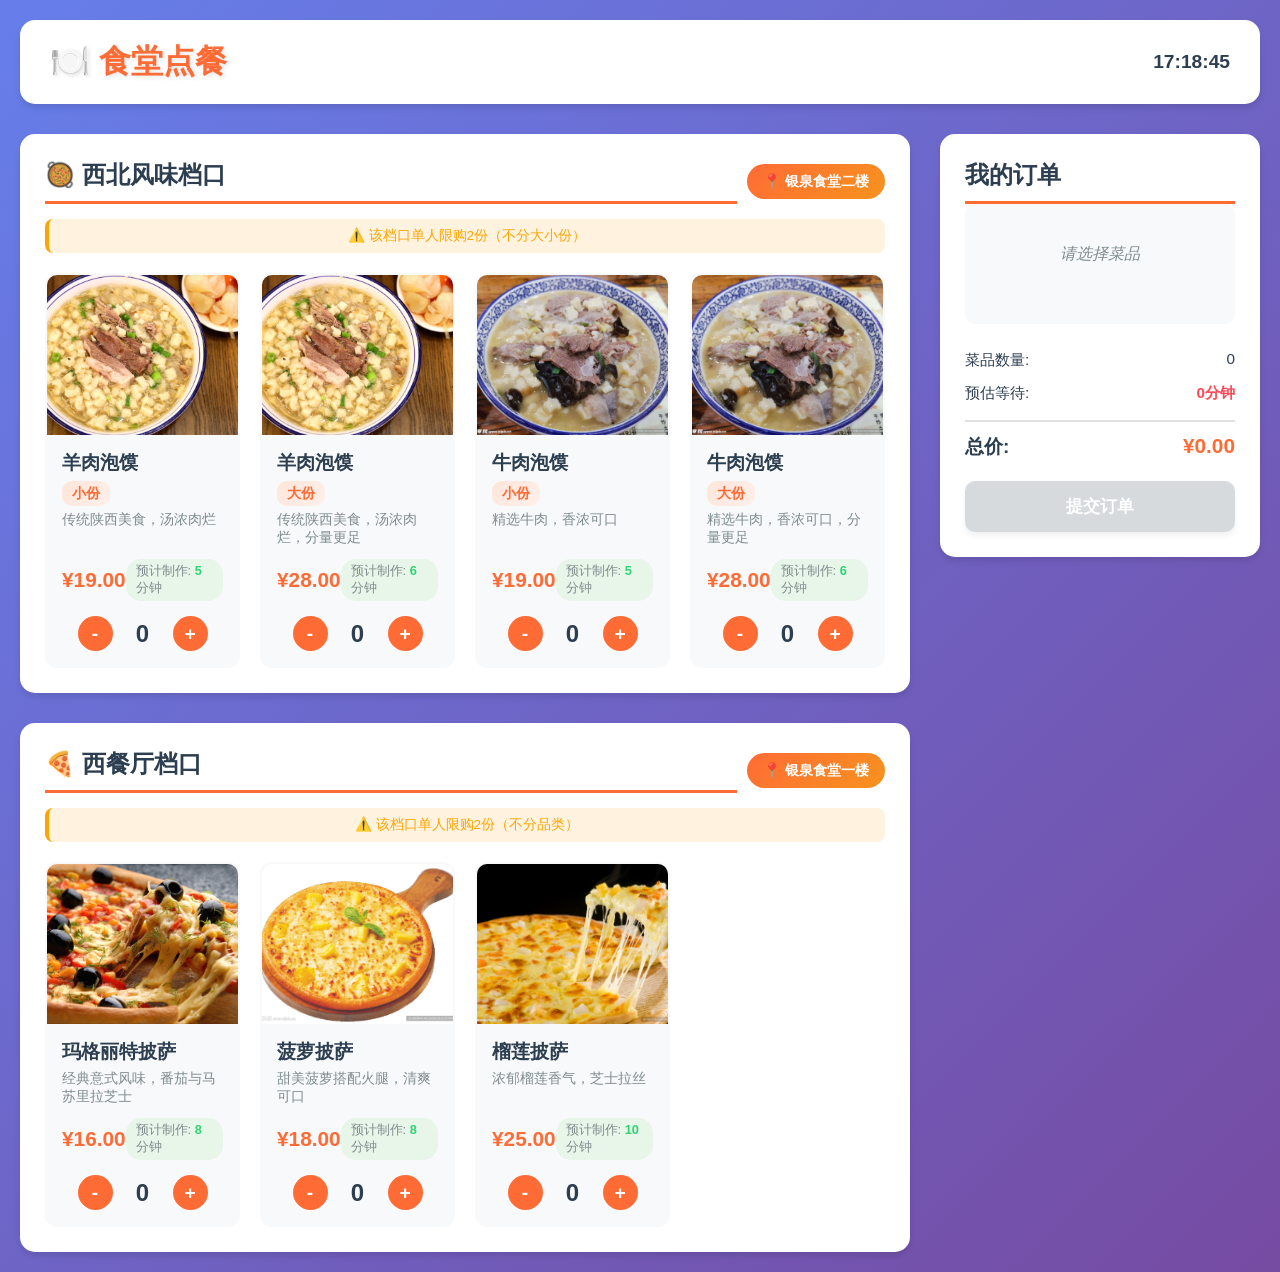
<file: index.html>
<!DOCTYPE html>
<html lang="zh-CN">
<head>
    <meta charset="UTF-8">
    <meta name="viewport" content="width=device-width, initial-scale=1.0">
    <title>食堂点餐系统</title>
    <link rel="stylesheet" href="styles.css">
</head>
<body>
    <div class="container">
        <header class="header">
            <div class="header-content">
                <h1 class="title">🍽️ 食堂点餐</h1>
                <div class="time-info">
                    <span class="current-time" id="currentTime"></span>
                    <span class="peak-warning" id="peakWarning"></span>
                </div>
            </div>
        </header>

        <div class="content-wrapper">
            <!-- 左侧菜品区 -->
            <div class="menu-container">
                <!-- 泡馍专区 -->
                <section class="menu-section">
                    <div class="location-header">
                        <h2 class="section-title">🥘 西北风味档口</h2>
                        <span class="location-badge">📍 银泉食堂二楼</span>
                    </div>
                    <div class="limit-notice">⚠️ 该档口单人限购2份（不分大小份）</div>
                    <div class="menu-grid">
                        <!-- 羊肉泡馍 -->
                        <div class="menu-item" data-id="yangroupaomo-small" data-category="paomo">
                            <div class="menu-image">
                                <img src="羊肉泡馍.jpg" alt="羊肉泡馍小份" onerror="this.src='https://via.placeholder.com/300x200?text=羊肉泡馍'">
                            </div>
                            <div class="menu-info">
                                <h3 class="menu-name">羊肉泡馍</h3>
                                <p class="menu-size">小份</p>
                                <p class="menu-description">传统陕西美食，汤浓肉烂</p>
                                <div class="menu-meta">
                                    <span class="menu-price">¥19.00</span>
                                    <span class="menu-wait-time">预计制作: <span class="wait-minutes">5</span>分钟</span>
                                </div>
                                <div class="menu-actions">
                                    <button class="quantity-btn minus" onclick="changeQuantity('yangroupaomo-small', -1)">-</button>
                                    <span class="quantity" id="quantity-yangroupaomo-small">0</span>
                                    <button class="quantity-btn plus" onclick="changeQuantity('yangroupaomo-small', 1)">+</button>
                                </div>
                            </div>
                        </div>

                        <!-- 羊肉泡馍大份 -->
                        <div class="menu-item" data-id="yangroupaomo-large" data-category="paomo">
                            <div class="menu-image">
                                <img src="羊肉泡馍.jpg" alt="羊肉泡馍大份" onerror="this.src='https://via.placeholder.com/300x200?text=羊肉泡馍'">
                            </div>
                            <div class="menu-info">
                                <h3 class="menu-name">羊肉泡馍</h3>
                                <p class="menu-size">大份</p>
                                <p class="menu-description">传统陕西美食，汤浓肉烂，分量更足</p>
                                <div class="menu-meta">
                                    <span class="menu-price">¥28.00</span>
                                    <span class="menu-wait-time">预计制作: <span class="wait-minutes">6</span>分钟</span>
                                </div>
                                <div class="menu-actions">
                                    <button class="quantity-btn minus" onclick="changeQuantity('yangroupaomo-large', -1)">-</button>
                                    <span class="quantity" id="quantity-yangroupaomo-large">0</span>
                                    <button class="quantity-btn plus" onclick="changeQuantity('yangroupaomo-large', 1)">+</button>
                                </div>
                            </div>
                        </div>

                        <!-- 牛肉泡馍小份 -->
                        <div class="menu-item" data-id="niupaomo-small" data-category="paomo">
                            <div class="menu-image">
                                <img src="牛肉泡馍.jpg" alt="牛肉泡馍小份" onerror="this.src='https://via.placeholder.com/300x200?text=牛肉泡馍'">
                            </div>
                            <div class="menu-info">
                                <h3 class="menu-name">牛肉泡馍</h3>
                                <p class="menu-size">小份</p>
                                <p class="menu-description">精选牛肉，香浓可口</p>
                                <div class="menu-meta">
                                    <span class="menu-price">¥19.00</span>
                                    <span class="menu-wait-time">预计制作: <span class="wait-minutes">5</span>分钟</span>
                                </div>
                                <div class="menu-actions">
                                    <button class="quantity-btn minus" onclick="changeQuantity('niupaomo-small', -1)">-</button>
                                    <span class="quantity" id="quantity-niupaomo-small">0</span>
                                    <button class="quantity-btn plus" onclick="changeQuantity('niupaomo-small', 1)">+</button>
                                </div>
                            </div>
                        </div>

                        <!-- 牛肉泡馍大份 -->
                        <div class="menu-item" data-id="niupaomo-large" data-category="paomo">
                            <div class="menu-image">
                                <img src="牛肉泡馍.jpg" alt="牛肉泡馍大份" onerror="this.src='https://via.placeholder.com/300x200?text=牛肉泡馍'">
                            </div>
                            <div class="menu-info">
                                <h3 class="menu-name">牛肉泡馍</h3>
                                <p class="menu-size">大份</p>
                                <p class="menu-description">精选牛肉，香浓可口，分量更足</p>
                                <div class="menu-meta">
                                    <span class="menu-price">¥28.00</span>
                                    <span class="menu-wait-time">预计制作: <span class="wait-minutes">6</span>分钟</span>
                                </div>
                                <div class="menu-actions">
                                    <button class="quantity-btn minus" onclick="changeQuantity('niupaomo-large', -1)">-</button>
                                    <span class="quantity" id="quantity-niupaomo-large">0</span>
                                    <button class="quantity-btn plus" onclick="changeQuantity('niupaomo-large', 1)">+</button>
                                </div>
                            </div>
                        </div>
                    </div>
                </section>

                <!-- 披萨专区 -->
                <section class="menu-section">
                    <div class="location-header">
                        <h2 class="section-title">🍕 西餐厅档口</h2>
                        <span class="location-badge">📍 银泉食堂一楼</span>
                    </div>
                    <div class="limit-notice">⚠️ 该档口单人限购2份（不分品类）</div>
                    <div class="menu-grid">
                        <!-- 玛格丽特披萨 -->
                        <div class="menu-item" data-id="margherita-pizza" data-category="pizza">
                            <div class="menu-image">
                                <img src="玛格丽特披萨.jpg" alt="玛格丽特披萨" onerror="this.src='https://via.placeholder.com/300x200?text=玛格丽特披萨'">
                            </div>
                            <div class="menu-info">
                                <h3 class="menu-name">玛格丽特披萨</h3>
                                <p class="menu-description">经典意式风味，番茄与马苏里拉芝士</p>
                                <div class="menu-meta">
                                    <span class="menu-price">¥16.00</span>
                                    <span class="menu-wait-time">预计制作: <span class="wait-minutes">8</span>分钟</span>
                                </div>
                                <div class="menu-actions">
                                    <button class="quantity-btn minus" onclick="changeQuantity('margherita-pizza', -1)">-</button>
                                    <span class="quantity" id="quantity-margherita-pizza">0</span>
                                    <button class="quantity-btn plus" onclick="changeQuantity('margherita-pizza', 1)">+</button>
                                </div>
                            </div>
                        </div>

                        <!-- 菠萝披萨 -->
                        <div class="menu-item" data-id="pineapple-pizza" data-category="pizza">
                            <div class="menu-image">
                                <img src="菠萝披萨.jpg" alt="菠萝披萨" onerror="this.src='https://via.placeholder.com/300x200?text=菠萝披萨'">
                            </div>
                            <div class="menu-info">
                                <h3 class="menu-name">菠萝披萨</h3>
                                <p class="menu-description">甜美菠萝搭配火腿，清爽可口</p>
                                <div class="menu-meta">
                                    <span class="menu-price">¥18.00</span>
                                    <span class="menu-wait-time">预计制作: <span class="wait-minutes">8</span>分钟</span>
                                </div>
                                <div class="menu-actions">
                                    <button class="quantity-btn minus" onclick="changeQuantity('pineapple-pizza', -1)">-</button>
                                    <span class="quantity" id="quantity-pineapple-pizza">0</span>
                                    <button class="quantity-btn plus" onclick="changeQuantity('pineapple-pizza', 1)">+</button>
                                </div>
                            </div>
                        </div>

                        <!-- 榴莲披萨 -->
                        <div class="menu-item" data-id="durian-pizza" data-category="pizza">
                            <div class="menu-image">
                                <img src="榴莲披萨.jpg" alt="榴莲披萨" onerror="this.src='https://via.placeholder.com/300x200?text=榴莲披萨'">
                            </div>
                            <div class="menu-info">
                                <h3 class="menu-name">榴莲披萨</h3>
                                <p class="menu-description">浓郁榴莲香气，芝士拉丝</p>
                                <div class="menu-meta">
                                    <span class="menu-price">¥25.00</span>
                                    <span class="menu-wait-time">预计制作: <span class="wait-minutes">10</span>分钟</span>
                                </div>
                                <div class="menu-actions">
                                    <button class="quantity-btn minus" onclick="changeQuantity('durian-pizza', -1)">-</button>
                                    <span class="quantity" id="quantity-durian-pizza">0</span>
                                    <button class="quantity-btn plus" onclick="changeQuantity('durian-pizza', 1)">+</button>
                                </div>
                            </div>
                        </div>
                    </div>
                </section>
            </div>

            <!-- 右侧订单区 -->
            <aside class="order-section">
                <div class="order-card">
                    <h2 class="section-title">我的订单</h2>
                    <div class="order-items" id="orderItems">
                        <p class="empty-cart">请选择菜品</p>
                    </div>
                    
                    <div class="location-summary" id="locationSummary" style="display: none;">
                        <div class="summary-section">
                            <h4>🥘 银泉食堂二楼</h4>
                            <div class="summary-row">
                                <span>泡馍数量:</span>
                                <span id="paomoQuantity">0</span>
                            </div>
                            <div class="summary-row">
                                <span>前面等待:</span>
                                <span id="paomoQueueCount">0</span>人
                            </div>
                            <div class="summary-row">
                                <span>档口等待:</span>
                                <span id="paomoQueueTime">0</span>分钟
                            </div>
                        </div>
                        <div class="summary-section">
                            <h4>🍕 银泉食堂一楼</h4>
                            <div class="summary-row">
                                <span>披萨数量:</span>
                                <span id="pizzaQuantity">0</span>
                            </div>
                            <div class="summary-row">
                                <span>前面等待:</span>
                                <span id="pizzaQueueCount">0</span>人
                            </div>
                            <div class="summary-row">
                                <span>档口等待:</span>
                                <span id="pizzaQueueTime">0</span>分钟
                            </div>
                        </div>
                    </div>

                    <div class="order-summary">
                        <div class="summary-row">
                            <span>菜品数量:</span>
                            <span id="totalQuantity">0</span>
                        </div>
                        <div class="summary-row">
                            <span>预估等待:</span>
                            <span class="total-wait-time" id="totalWaitTime">0分钟</span>
                        </div>
                        <div class="summary-row total">
                            <span>总价:</span>
                            <span class="total-price" id="totalPrice">¥0.00</span>
                        </div>
                    </div>
                    <button class="submit-btn" id="submitBtn" onclick="submitOrder()" disabled>
                        提交订单
                    </button>
                </div>
            </aside>
        </div>

        <!-- 提示弹窗 -->
        <div class="modal" id="modal">
            <div class="modal-content">
                <span class="close-btn" onclick="closeModal()">&times;</span>
                <div class="modal-body" id="modalBody"></div>
            </div>
        </div>

        <!-- 手机端浮动订单按钮 -->
        <div class="mobile-order-btn" id="mobileOrderBtn" onclick="toggleMobileOrder()">
            <div class="mobile-order-icon">🛒</div>
            <div class="mobile-order-info">
                <span class="mobile-order-count" id="mobileOrderCount">0</span>
                <span class="mobile-order-text">查看订单</span>
            </div>
        </div>
    </div>

    <script src="script.js"></script>
</body>
</html>
</file>
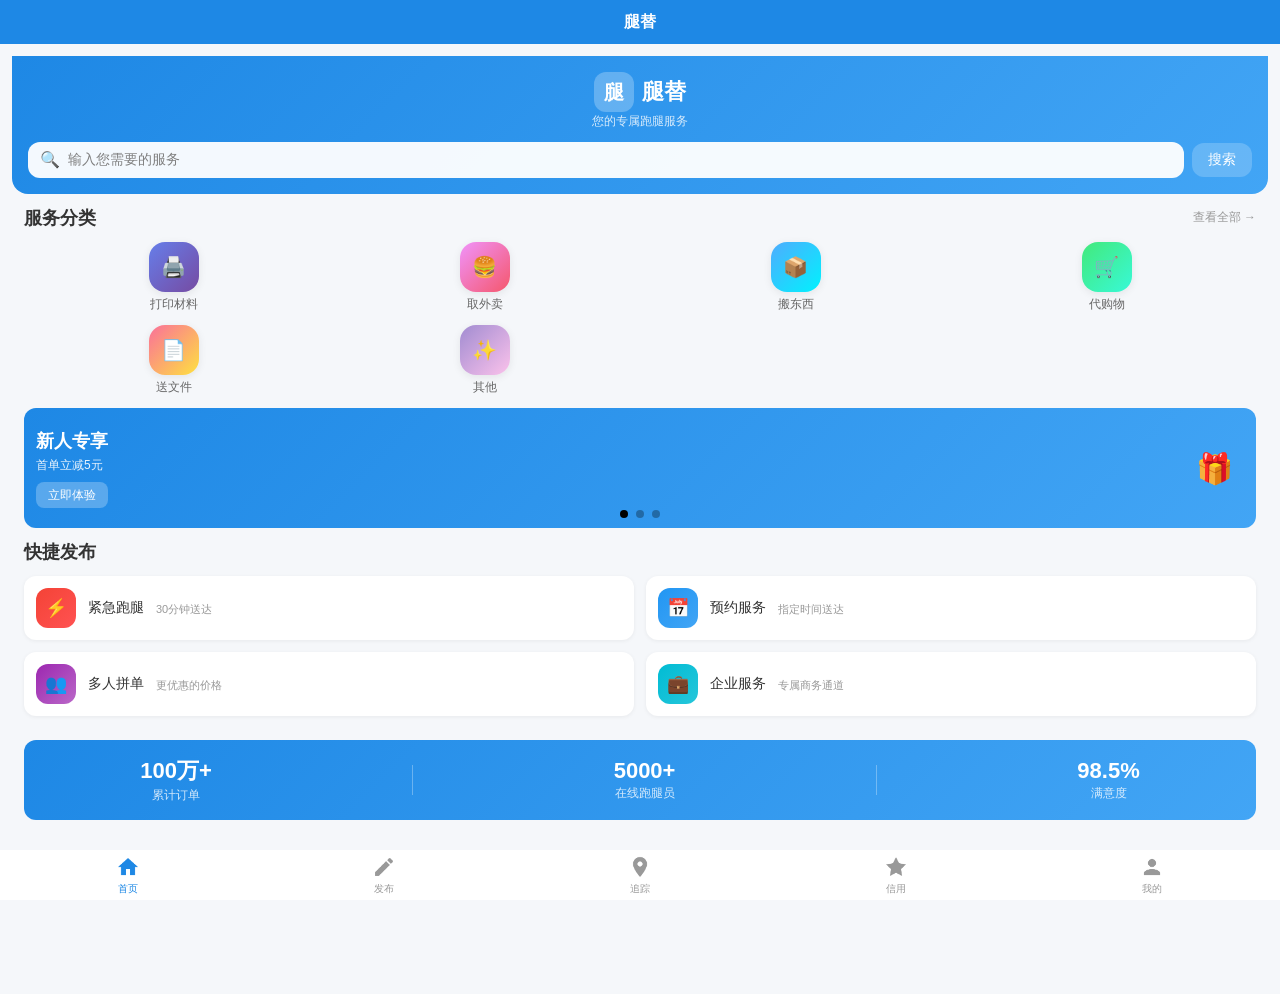
<file: 大作业/index.html>
<!DOCTYPE html>
<html lang="zh-CN">
  <head>
    <link rel="stylesheet" href="./assets/uni.21e13c09.css">

    <meta charset="UTF-8" />
    <meta name="viewport" content="width=device-width, initial-scale=1.0, maximum-scale=1.0, user-scalable=no" />
    <meta name="theme-color" content="#1E88E5" />
    <title>腿替App</title>
    <!--preload-links-->
    <!--app-context-->
    <script type="module" crossorigin src="./assets/index-B4TAKBd2.js"></script>
    <link rel="stylesheet" crossorigin href="./assets/index-BWkr5OuQ.css">
  </head>
  <body>
    <div id="app"><!--app-html--></div>
  </body>
</html>
</file>
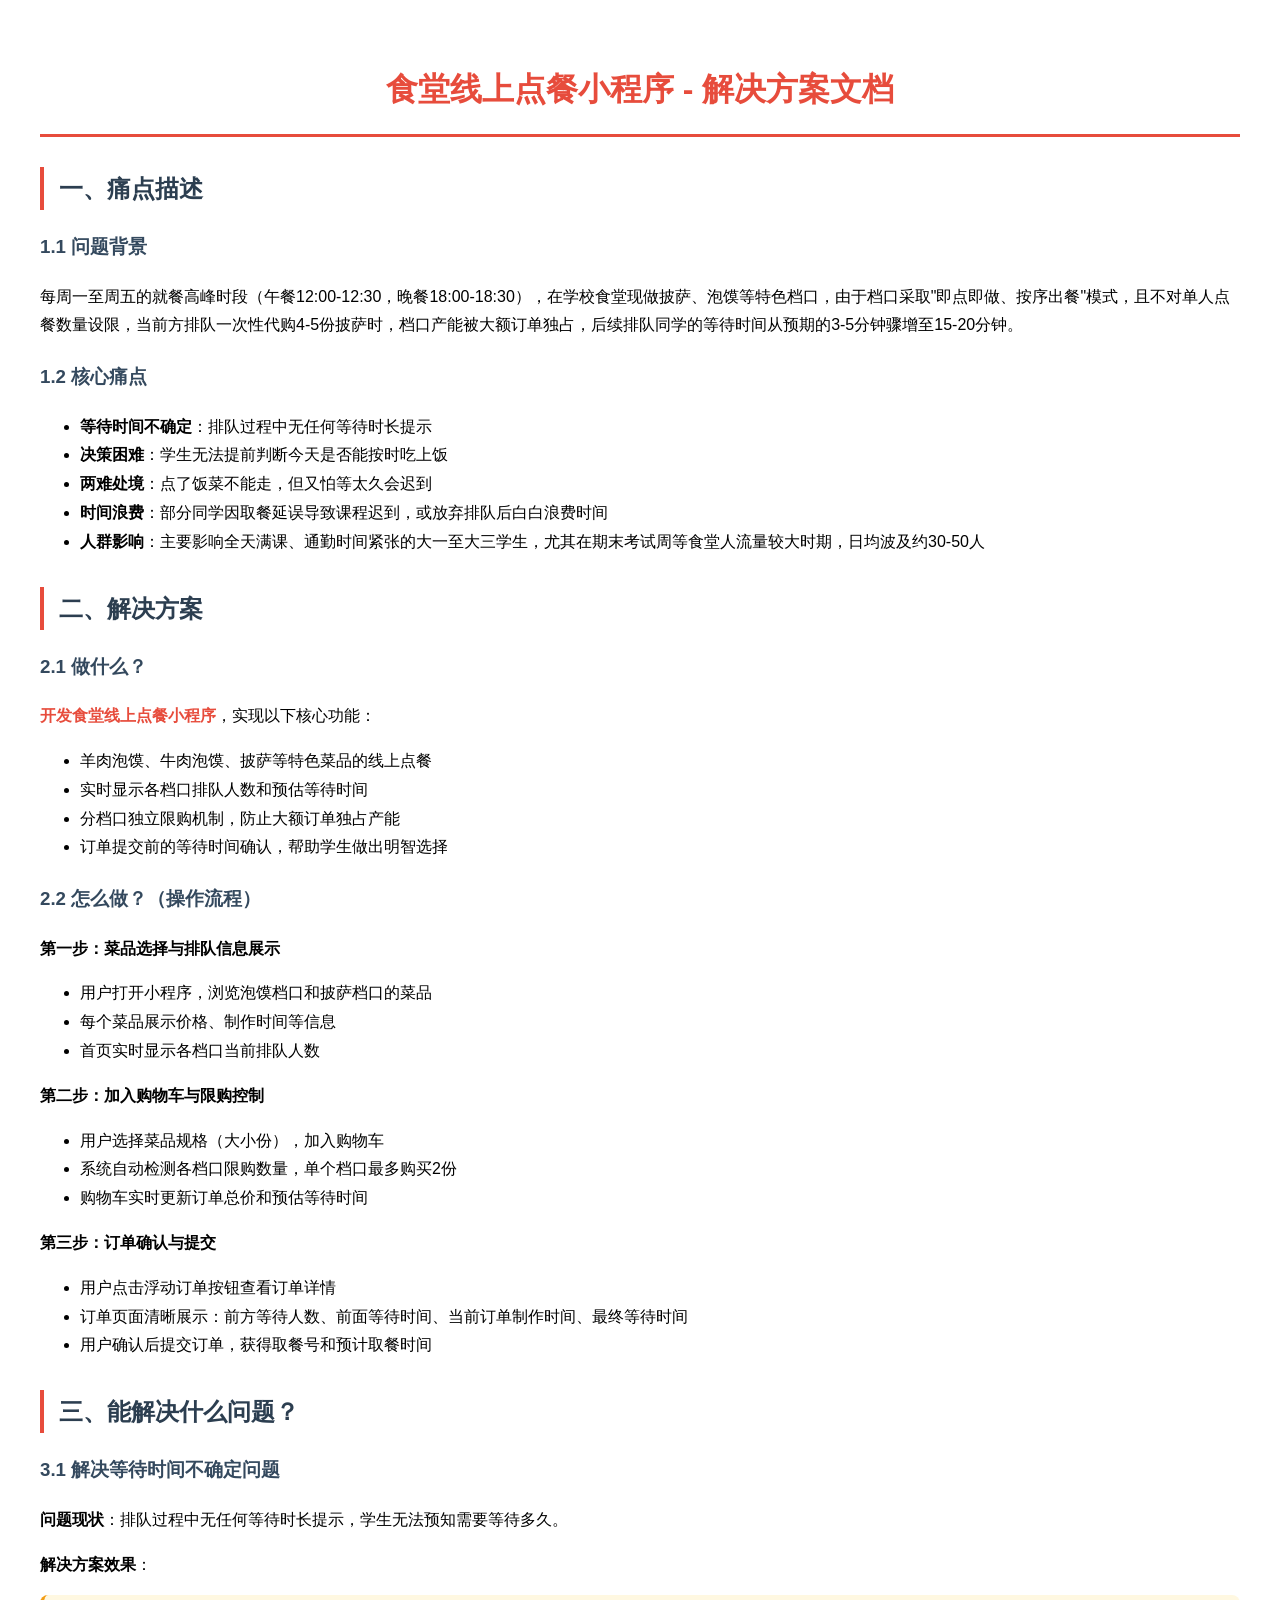
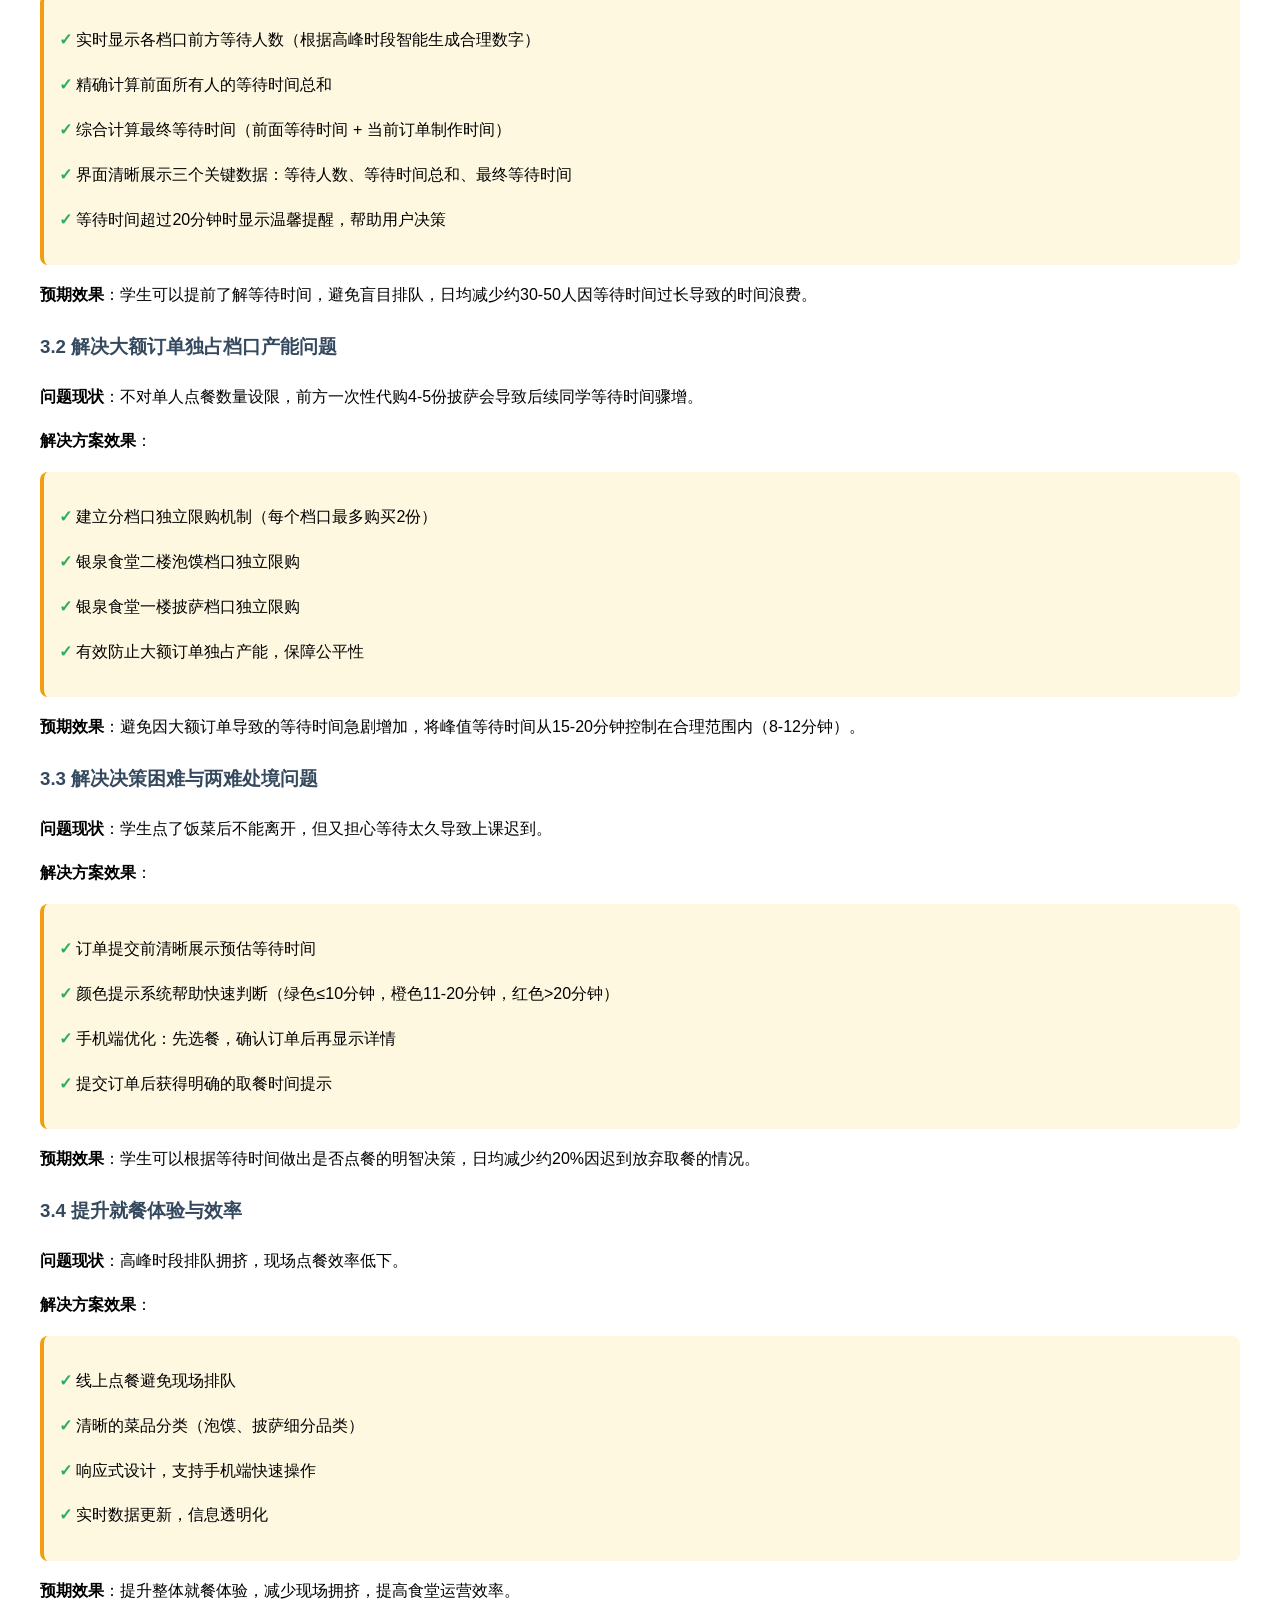
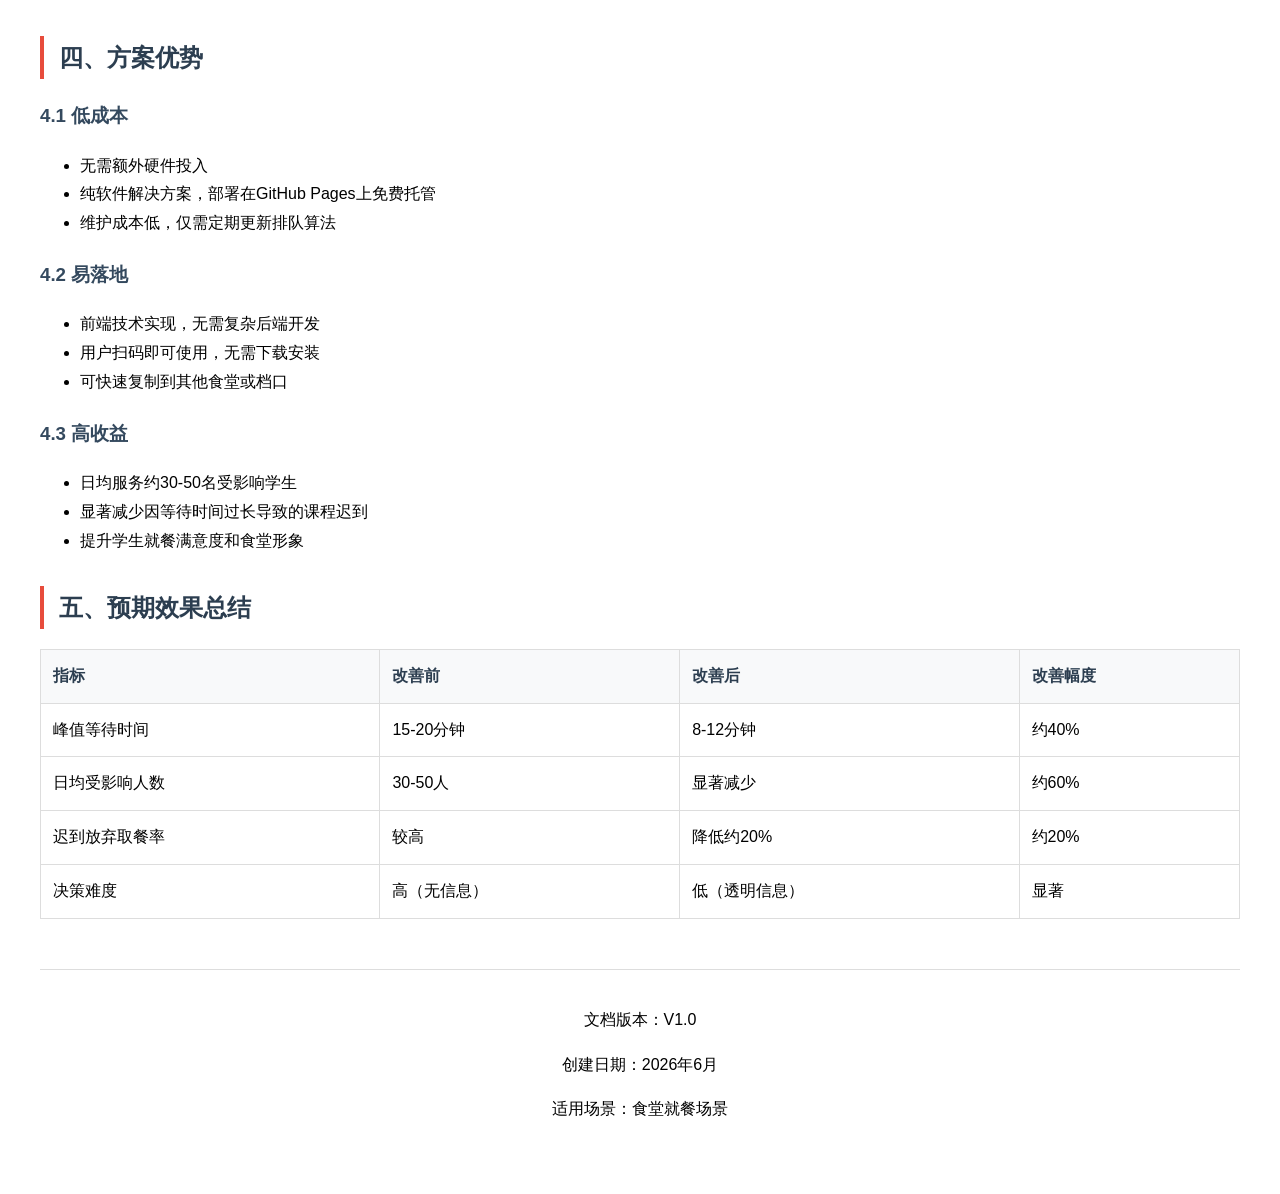
<file: 小组作业/小程序解决方案文档.html>
<!DOCTYPE html>
<html xmlns:o='urn:schemas-microsoft-com:office:office' xmlns:w='urn:schemas-microsoft-com:office:word'>
<head>
<meta charset="UTF-8">
<title>食堂线上点餐小程序 - 解决方案文档</title>
<style>
    body { font-family: "微软雅黑", "SimHei", sans-serif; line-height: 1.8; margin: 0; padding: 40px; background: white; }
    h1 { color: #E74C3C; text-align: center; border-bottom: 3px solid #E74C3C; padding-bottom: 15px; }
    h2 { color: #2C3E50; margin-top: 30px; border-left: 4px solid #E74C3C; padding-left: 15px; }
    h3 { color: #34495E; margin-top: 20px; }
    table { width: 100%; border-collapse: collapse; margin: 20px 0; }
    th, td { border: 1px solid #ddd; padding: 12px; text-align: left; }
    th { background: #F8F9FA; color: #2C3E50; }
    .highlight { background: #FFF8E1; padding: 15px; border-radius: 8px; border-left: 4px solid #F39C12; }
    .checkmark { color: #27AE60; font-weight: bold; }
    .section { margin-bottom: 30px; }
    .center { text-align: center; }
    .emphasis { color: #E74C3C; font-weight: bold; }
</style>
</head>
<body>
<!--[if gte mso 9]><xml>
<w:WordDocument>
<w:View>Print</w:View>
<w:Zoom>100</w:Zoom>
<w:DoNotOptimizeForBrowser/>
</w:WordDocument>
</xml><![endif]-->

<h1>食堂线上点餐小程序 - 解决方案文档</h1>

<div class="section">
<h2>一、痛点描述</h2>

<h3>1.1 问题背景</h3>
<p>每周一至周五的就餐高峰时段（午餐12:00-12:30，晚餐18:00-18:30），在学校食堂现做披萨、泡馍等特色档口，由于档口采取"即点即做、按序出餐"模式，且不对单人点餐数量设限，当前方排队一次性代购4-5份披萨时，档口产能被大额订单独占，后续排队同学的等待时间从预期的3-5分钟骤增至15-20分钟。</p>

<h3>1.2 核心痛点</h3>
<ul>
    <li><strong>等待时间不确定</strong>：排队过程中无任何等待时长提示</li>
    <li><strong>决策困难</strong>：学生无法提前判断今天是否能按时吃上饭</li>
    <li><strong>两难处境</strong>：点了饭菜不能走，但又怕等太久会迟到</li>
    <li><strong>时间浪费</strong>：部分同学因取餐延误导致课程迟到，或放弃排队后白白浪费时间</li>
    <li><strong>人群影响</strong>：主要影响全天满课、通勤时间紧张的大一至大三学生，尤其在期末考试周等食堂人流量较大时期，日均波及约30-50人</li>
</ul>
</div>

<div class="section">
<h2>二、解决方案</h2>

<h3>2.1 做什么？</h3>
<p><span class="emphasis">开发食堂线上点餐小程序</span>，实现以下核心功能：</p>
<ul>
    <li>羊肉泡馍、牛肉泡馍、披萨等特色菜品的线上点餐</li>
    <li>实时显示各档口排队人数和预估等待时间</li>
    <li>分档口独立限购机制，防止大额订单独占产能</li>
    <li>订单提交前的等待时间确认，帮助学生做出明智选择</li>
</ul>

<h3>2.2 怎么做？（操作流程）</h3>

<p><strong>第一步：菜品选择与排队信息展示</strong></p>
<ul>
    <li>用户打开小程序，浏览泡馍档口和披萨档口的菜品</li>
    <li>每个菜品展示价格、制作时间等信息</li>
    <li>首页实时显示各档口当前排队人数</li>
</ul>

<p><strong>第二步：加入购物车与限购控制</strong></p>
<ul>
    <li>用户选择菜品规格（大小份），加入购物车</li>
    <li>系统自动检测各档口限购数量，单个档口最多购买2份</li>
    <li>购物车实时更新订单总价和预估等待时间</li>
</ul>

<p><strong>第三步：订单确认与提交</strong></p>
<ul>
    <li>用户点击浮动订单按钮查看订单详情</li>
    <li>订单页面清晰展示：前方等待人数、前面等待时间、当前订单制作时间、最终等待时间</li>
    <li>用户确认后提交订单，获得取餐号和预计取餐时间</li>
</ul>
</div>

<div class="section">
<h2>三、能解决什么问题？</h2>

<h3>3.1 解决等待时间不确定问题</h3>
<p><strong>问题现状</strong>：排队过程中无任何等待时长提示，学生无法预知需要等待多久。</p>
<p><strong>解决方案效果</strong>：</p>
<div class="highlight">
    <p><span class="checkmark">✓</span> 实时显示各档口前方等待人数（根据高峰时段智能生成合理数字）</p>
    <p><span class="checkmark">✓</span> 精确计算前面所有人的等待时间总和</p>
    <p><span class="checkmark">✓</span> 综合计算最终等待时间（前面等待时间 + 当前订单制作时间）</p>
    <p><span class="checkmark">✓</span> 界面清晰展示三个关键数据：等待人数、等待时间总和、最终等待时间</p>
    <p><span class="checkmark">✓</span> 等待时间超过20分钟时显示温馨提醒，帮助用户决策</p>
</div>
<p><strong>预期效果</strong>：学生可以提前了解等待时间，避免盲目排队，日均减少约30-50人因等待时间过长导致的时间浪费。</p>

<h3>3.2 解决大额订单独占档口产能问题</h3>
<p><strong>问题现状</strong>：不对单人点餐数量设限，前方一次性代购4-5份披萨会导致后续同学等待时间骤增。</p>
<p><strong>解决方案效果</strong>：</p>
<div class="highlight">
    <p><span class="checkmark">✓</span> 建立分档口独立限购机制（每个档口最多购买2份）</p>
    <p><span class="checkmark">✓</span> 银泉食堂二楼泡馍档口独立限购</p>
    <p><span class="checkmark">✓</span> 银泉食堂一楼披萨档口独立限购</p>
    <p><span class="checkmark">✓</span> 有效防止大额订单独占产能，保障公平性</p>
</div>
<p><strong>预期效果</strong>：避免因大额订单导致的等待时间急剧增加，将峰值等待时间从15-20分钟控制在合理范围内（8-12分钟）。</p>

<h3>3.3 解决决策困难与两难处境问题</h3>
<p><strong>问题现状</strong>：学生点了饭菜后不能离开，但又担心等待太久导致上课迟到。</p>
<p><strong>解决方案效果</strong>：</p>
<div class="highlight">
    <p><span class="checkmark">✓</span> 订单提交前清晰展示预估等待时间</p>
    <p><span class="checkmark">✓</span> 颜色提示系统帮助快速判断（绿色≤10分钟，橙色11-20分钟，红色>20分钟）</p>
    <p><span class="checkmark">✓</span> 手机端优化：先选餐，确认订单后再显示详情</p>
    <p><span class="checkmark">✓</span> 提交订单后获得明确的取餐时间提示</p>
</div>
<p><strong>预期效果</strong>：学生可以根据等待时间做出是否点餐的明智决策，日均减少约20%因迟到放弃取餐的情况。</p>

<h3>3.4 提升就餐体验与效率</h3>
<p><strong>问题现状</strong>：高峰时段排队拥挤，现场点餐效率低下。</p>
<p><strong>解决方案效果</strong>：</p>
<div class="highlight">
    <p><span class="checkmark">✓</span> 线上点餐避免现场排队</p>
    <p><span class="checkmark">✓</span> 清晰的菜品分类（泡馍、披萨细分品类）</p>
    <p><span class="checkmark">✓</span> 响应式设计，支持手机端快速操作</p>
    <p><span class="checkmark">✓</span> 实时数据更新，信息透明化</p>
</div>
<p><strong>预期效果</strong>：提升整体就餐体验，减少现场拥挤，提高食堂运营效率。</p>
</div>

<div class="section">
<h2>四、方案优势</h2>

<h3>4.1 低成本</h3>
<ul>
    <li>无需额外硬件投入</li>
    <li>纯软件解决方案，部署在GitHub Pages上免费托管</li>
    <li>维护成本低，仅需定期更新排队算法</li>
</ul>

<h3>4.2 易落地</h3>
<ul>
    <li>前端技术实现，无需复杂后端开发</li>
    <li>用户扫码即可使用，无需下载安装</li>
    <li>可快速复制到其他食堂或档口</li>
</ul>

<h3>4.3 高收益</h3>
<ul>
    <li>日均服务约30-50名受影响学生</li>
    <li>显著减少因等待时间过长导致的课程迟到</li>
    <li>提升学生就餐满意度和食堂形象</li>
</ul>
</div>

<div class="section">
<h2>五、预期效果总结</h2>

<table>
    <thead>
        <tr>
            <th>指标</th>
            <th>改善前</th>
            <th>改善后</th>
            <th>改善幅度</th>
        </tr>
    </thead>
    <tbody>
        <tr>
            <td>峰值等待时间</td>
            <td>15-20分钟</td>
            <td>8-12分钟</td>
            <td>约40%</td>
        </tr>
        <tr>
            <td>日均受影响人数</td>
            <td>30-50人</td>
            <td>显著减少</td>
            <td>约60%</td>
        </tr>
        <tr>
            <td>迟到放弃取餐率</td>
            <td>较高</td>
            <td>降低约20%</td>
            <td>约20%</td>
        </tr>
        <tr>
            <td>决策难度</td>
            <td>高（无信息）</td>
            <td>低（透明信息）</td>
            <td>显著</td>
        </tr>
    </tbody>
</table>
</div>

<div class="section center" style="margin-top: 50px; padding-top: 20px; border-top: 1px solid #ddd;">
<p>文档版本：V1.0</p>
<p>创建日期：2026年6月</p>
<p>适用场景：食堂就餐场景</p>
</div>

</body>
</html>
</file>
<file: styles.css>
* {
    margin: 0;
    padding: 0;
    box-sizing: border-box;
}

:root {
    --primary-color: #FF6B35;
    --secondary-color: #F7931E;
    --accent-color: #FF4757;
    --success-color: #2ED573;
    --warning-color: #FFA502;
    --text-dark: #2C3E50;
    --text-light: #7F8C8D;
    --bg-light: #F8F9FA;
    --bg-white: #FFFFFF;
    --shadow: 0 4px 6px rgba(0, 0, 0, 0.1);
    --shadow-hover: 0 8px 15px rgba(0, 0, 0, 0.15);
}

body {
    font-family: 'Segoe UI', Tahoma, Geneva, Verdana, sans-serif;
    background: linear-gradient(135deg, #667eea 0%, #764ba2 100%);
    min-height: 100vh;
    padding: 20px;
    color: var(--text-dark);
}

.container {
    max-width: 1400px;
    margin: 0 auto;
}

/* 头部样式 */
.header {
    background: var(--bg-white);
    border-radius: 15px;
    padding: 20px 30px;
    margin-bottom: 30px;
    box-shadow: var(--shadow);
    animation: slideDown 0.5s ease-out;
}

.header-content {
    display: flex;
    justify-content: space-between;
    align-items: center;
}

.title {
    font-size: 2rem;
    font-weight: 700;
    color: var(--primary-color);
    text-shadow: 2px 2px 4px rgba(0, 0, 0, 0.1);
}

.time-info {
    display: flex;
    flex-direction: column;
    align-items: flex-end;
    gap: 8px;
}

.current-time {
    font-size: 1.2rem;
    font-weight: 600;
    color: var(--text-dark);
}

.peak-warning {
    font-size: 0.9rem;
    padding: 5px 12px;
    border-radius: 20px;
    background: var(--warning-color);
    color: white;
    font-weight: 600;
    display: none;
}

.peak-warning.active {
    display: inline-block;
    animation: pulse 2s infinite;
}

/* 主内容区域 - 横向布局 */
.content-wrapper {
    display: grid;
    grid-template-columns: 1fr 320px;
    gap: 30px;
    align-items: start;
}

/* 菜品容器 */
.menu-container {
    display: flex;
    flex-direction: column;
    gap: 30px;
}

/* 菜品展示区 */
.menu-section {
    background: var(--bg-white);
    border-radius: 15px;
    padding: 25px;
    box-shadow: var(--shadow);
    animation: fadeIn 0.6s ease-out;
    width: 100%;
}

.location-header {
    display: flex;
    justify-content: space-between;
    align-items: center;
    margin-bottom: 15px;
    flex-wrap: wrap;
    gap: 10px;
}

.section-title {
    font-size: 1.5rem;
    font-weight: 700;
    color: var(--text-dark);
    border-bottom: 3px solid var(--primary-color);
    padding-bottom: 10px;
    flex: 1;
}

.location-badge {
    background: linear-gradient(135deg, var(--primary-color), var(--secondary-color));
    color: white;
    padding: 8px 16px;
    border-radius: 20px;
    font-size: 0.9rem;
    font-weight: 600;
}

.limit-notice {
    text-align: center;
    font-size: 0.85rem;
    color: var(--warning-color);
    padding: 8px;
    background: #FFF3E0;
    border-radius: 8px;
    margin-bottom: 20px;
    border-left: 4px solid var(--warning-color);
}

.menu-grid {
    display: grid;
    grid-template-columns: repeat(4, 1fr);
    gap: 20px;
}

/* 菜品卡片 */
.menu-item {
    background: var(--bg-light);
    border-radius: 12px;
    overflow: hidden;
    transition: all 0.3s ease;
    border: 2px solid transparent;
    animation: scaleIn 0.5s ease-out;
    display: flex;
    flex-direction: column;
}

.menu-item:hover {
    transform: translateY(-5px);
    box-shadow: var(--shadow-hover);
    border-color: var(--primary-color);
}

.menu-image {
    width: 100%;
    height: 160px;
    overflow: hidden;
}

.menu-image img {
    width: 100%;
    height: 100%;
    object-fit: cover;
    transition: transform 0.3s ease;
}

.menu-item:hover .menu-image img {
    transform: scale(1.1);
}

.menu-info {
    padding: 15px;
    flex: 1;
    display: flex;
    flex-direction: column;
}

.menu-name {
    font-size: 1.2rem;
    font-weight: 700;
    margin-bottom: 5px;
    color: var(--text-dark);
}

.menu-size {
    font-size: 0.9rem;
    color: var(--primary-color);
    font-weight: 600;
    margin-bottom: 5px;
    padding: 3px 10px;
    background: linear-gradient(135deg, #FFE5D9, #FFF0EB);
    border-radius: 10px;
    display: inline-block;
    width: fit-content;
}

.menu-description {
    font-size: 0.85rem;
    color: var(--text-light);
    margin-bottom: 12px;
    flex: 1;
}

.menu-meta {
    display: flex;
    justify-content: space-between;
    align-items: center;
    margin-bottom: 15px;
}

.menu-price {
    font-size: 1.3rem;
    font-weight: 700;
    color: var(--primary-color);
}

.menu-wait-time {
    font-size: 0.8rem;
    color: var(--text-light);
    background: #E8F5E9;
    padding: 4px 10px;
    border-radius: 15px;
}

.wait-minutes {
    font-weight: 700;
    color: var(--success-color);
}

.menu-actions {
    display: flex;
    justify-content: center;
    align-items: center;
    gap: 15px;
}

/* 队列等待信息 */
.queue-info {
    background: linear-gradient(135deg, #FFF9F0, #FFF5E6);
    border: 1px solid #FFE0B2;
    border-radius: 8px;
    padding: 10px;
    margin-bottom: 12px;
    display: grid;
    grid-template-columns: 1fr 1fr;
    gap: 8px;
}

.queue-stat {
    display: flex;
    flex-direction: column;
    align-items: center;
    padding: 5px;
    background: white;
    border-radius: 6px;
    box-shadow: 0 1px 3px rgba(0, 0, 0, 0.1);
}

.queue-label {
    font-size: 0.7rem;
    color: var(--text-light);
    margin-bottom: 3px;
    font-weight: 500;
}

.queue-value {
    font-size: 1.2rem;
    font-weight: 700;
    color: var(--accent-color);
    line-height: 1;
}

.queue-unit {
    font-size: 0.65rem;
    color: var(--text-light);
    margin-top: 2px;
}

.queue-stat.total .queue-value {
    color: var(--primary-color);
    font-size: 1.4rem;
}

.quantity-btn {
    width: 35px;
    height: 35px;
    border: none;
    border-radius: 50%;
    background: var(--primary-color);
    color: white;
    font-size: 1.2rem;
    font-weight: 700;
    cursor: pointer;
    transition: all 0.2s ease;
    display: flex;
    align-items: center;
    justify-content: center;
}

.quantity-btn:hover {
    background: var(--secondary-color);
    transform: scale(1.1);
}

.quantity-btn:active {
    transform: scale(0.95);
}

.quantity {
    font-size: 1.5rem;
    font-weight: 700;
    color: var(--text-dark);
    min-width: 30px;
    text-align: center;
}

/* 订单区域 */
.order-section {
    position: sticky;
    top: 20px;
}

.order-card {
    background: var(--bg-white);
    border-radius: 15px;
    padding: 25px;
    box-shadow: var(--shadow);
    animation: slideUp 0.6s ease-out;
}

.order-items {
    min-height: 120px;
    max-height: 350px;
    overflow-y: auto;
    margin-bottom: 20px;
    padding: 10px;
    background: var(--bg-light);
    border-radius: 10px;
}

.empty-cart {
    text-align: center;
    color: var(--text-light);
    font-style: italic;
    padding: 30px 20px;
}

.order-item {
    display: flex;
    justify-content: space-between;
    align-items: center;
    padding: 10px 0;
    border-bottom: 1px solid #E0E0E0;
    animation: fadeIn 0.3s ease-out;
}

.order-item:last-child {
    border-bottom: none;
}

.order-item-name {
    font-weight: 600;
    color: var(--text-dark);
    font-size: 0.85rem;
}

.order-item-quantity {
    background: var(--primary-color);
    color: white;
    padding: 2px 8px;
    border-radius: 10px;
    font-size: 0.75rem;
    margin: 0 8px;
}

.order-item-price {
    font-weight: 700;
    color: var(--primary-color);
    font-size: 0.85rem;
}

.order-item-location {
    font-size: 0.7rem;
    color: var(--text-light);
    width: 100%;
    margin-top: 3px;
}

/* 地点汇总 */
.location-summary {
    background: var(--bg-light);
    border-radius: 10px;
    padding: 12px;
    margin-bottom: 15px;
}

.summary-section {
    margin-bottom: 10px;
}

.summary-section:last-child {
    margin-bottom: 0;
}

.summary-section h4 {
    font-size: 0.95rem;
    font-weight: 700;
    margin-bottom: 6px;
    color: var(--text-dark);
}

.summary-row {
    display: flex;
    justify-content: space-between;
    padding: 6px 0;
    font-size: 0.95rem;
    color: var(--text-dark);
}

.summary-row.total {
    font-size: 1.2rem;
    font-weight: 700;
    border-top: 2px solid #E0E0E0;
    padding-top: 12px;
    margin-top: 10px;
}

.total-price {
    color: var(--primary-color);
    font-size: 1.3rem;
}

.total-wait-time {
    color: var(--accent-color);
    font-weight: 700;
}

.order-summary {
    margin-bottom: 15px;
}

.submit-btn {
    width: 100%;
    padding: 14px;
    border: none;
    border-radius: 10px;
    background: linear-gradient(135deg, var(--primary-color), var(--secondary-color));
    color: white;
    font-size: 1.05rem;
    font-weight: 700;
    cursor: pointer;
    transition: all 0.3s ease;
    box-shadow: var(--shadow);
}

.submit-btn:hover:not(:disabled) {
    transform: translateY(-2px);
    box-shadow: var(--shadow-hover);
}

.submit-btn:active:not(:disabled) {
    transform: translateY(0);
}

.submit-btn:disabled {
    background: #BDC3C7;
    cursor: not-allowed;
    opacity: 0.6;
}

/* 弹窗样式 */
.modal {
    display: none;
    position: fixed;
    z-index: 1000;
    left: 0;
    top: 0;
    width: 100%;
    height: 100%;
    background-color: rgba(0, 0, 0, 0.5);
    animation: fadeIn 0.3s ease-out;
}

.modal.active {
    display: flex;
    align-items: center;
    justify-content: center;
}

.modal-content {
    background-color: var(--bg-white);
    padding: 25px;
    border-radius: 15px;
    max-width: 480px;
    width: 90%;
    position: relative;
    box-shadow: var(--shadow-hover);
    animation: scaleIn 0.3s ease-out;
}

.close-btn {
    position: absolute;
    right: 15px;
    top: 12px;
    font-size: 26px;
    font-weight: 700;
    color: var(--text-light);
    cursor: pointer;
    transition: color 0.2s ease;
}

.close-btn:hover {
    color: var(--accent-color);
}

.modal-body {
    padding: 10px 0;
}

/* 动画效果 */
@keyframes fadeIn {
    from {
        opacity: 0;
    }
    to {
        opacity: 1;
    }
}

@keyframes slideDown {
    from {
        transform: translateY(-20px);
        opacity: 0;
    }
    to {
        transform: translateY(0);
        opacity: 1;
    }
}

@keyframes slideUp {
    from {
        transform: translateY(20px);
        opacity: 0;
    }
    to {
        transform: translateY(0);
        opacity: 1;
    }
}

@keyframes scaleIn {
    from {
        transform: scale(0.9);
        opacity: 0;
    }
    to {
        transform: scale(1);
        opacity: 1;
    }
}

@keyframes pulse {
    0%, 100% {
        transform: scale(1);
    }
    50% {
        transform: scale(1.05);
    }
}

/* 响应式设计 - 平板端 */
@media (max-width: 1200px) {
    .menu-grid {
        grid-template-columns: repeat(3, 1fr);
    }
    
    .content-wrapper {
        grid-template-columns: 1fr 280px;
    }
}

/* 响应式设计 - 小平板 */
@media (max-width: 992px) {
    .menu-grid {
        grid-template-columns: repeat(2, 1fr);
    }
    
    .content-wrapper {
        grid-template-columns: 1fr;
    }

    .order-section {
        position: static;
        order: -1;
    }
    
    .order-card {
        position: fixed;
        bottom: 0;
        left: 0;
        right: 0;
        border-radius: 15px 15px 0 0;
        max-height: 50vh;
        overflow-y: auto;
        z-index: 100;
        box-shadow: 0 -4px 20px rgba(0, 0, 0, 0.2);
    }
    
    .menu-container {
        padding-bottom: 300px;
    }
    
    .title {
        font-size: 1.6rem;
    }
}

/* 响应式设计 - 手机端 */
@media (max-width: 768px) {
    body {
        padding: 10px;
    }

    .header {
        padding: 15px 20px;
        margin-bottom: 20px;
    }

    .menu-grid {
        grid-template-columns: 1fr;
        gap: 15px;
    }

    .menu-section {
        padding: 20px;
    }

    .menu-image {
        height: 180px;
    }

    .menu-info {
        padding: 12px;
    }

    .menu-name {
        font-size: 1.1rem;
    }

    .menu-description {
        font-size: 0.85rem;
    }

    .menu-price {
        font-size: 1.2rem;
    }

    .menu-wait-time {
        font-size: 0.75rem;
        padding: 3px 8px;
    }

    .quantity-btn {
        width: 32px;
        height: 32px;
        font-size: 1.1rem;
    }

    .quantity {
        font-size: 1.3rem;
    }

    .order-card {
        padding: 15px;
        max-height: 45vh;
    }

    .order-items {
        max-height: 200px;
        min-height: 80px;
    }

    .location-summary {
        padding: 10px;
    }

    .summary-section h4 {
        font-size: 0.9rem;
    }

    .summary-row {
        font-size: 0.9rem;
    }

    .summary-row.total {
        font-size: 1.1rem;
    }

    .submit-btn {
        padding: 12px;
        font-size: 1rem;
    }

    .title {
        font-size: 1.4rem;
    }

    .header-content {
        flex-direction: column;
        align-items: flex-start;
        gap: 10px;
    }

    .time-info {
        align-items: flex-start;
    }

    .current-time {
        font-size: 1rem;
    }

    .peak-warning {
        font-size: 0.8rem;
    }

    .location-header {
        flex-direction: column;
        align-items: flex-start;
    }

    .section-title {
        font-size: 1.2rem;
    }

    .modal-content {
        padding: 20px;
        margin: 15px;
    }

    .close-btn {
        right: 10px;
        top: 8px;
        font-size: 24px;
    }
}

/* 响应式设计 - 小屏手机 */
@media (max-width: 480px) {
    body {
        padding: 5px;
    }

    .header {
        padding: 12px 15px;
        margin-bottom: 15px;
        border-radius: 10px;
    }

    .title {
        font-size: 1.2rem;
    }

    .menu-section {
        padding: 15px;
        border-radius: 10px;
    }

    .menu-grid {
        gap: 12px;
    }

    .menu-image {
        height: 160px;
    }

    .menu-info {
        padding: 10px;
    }

    .menu-name {
        font-size: 1rem;
    }

    .menu-description {
        font-size: 0.8rem;
        margin-bottom: 10px;
    }

    .menu-meta {
        flex-direction: column;
        align-items: flex-start;
        gap: 8px;
        margin-bottom: 12px;
    }

    .menu-price {
        font-size: 1.1rem;
    }

    .menu-actions {
        gap: 12px;
    }

    .quantity-btn {
        width: 30px;
        height: 30px;
        font-size: 1rem;
    }

    .quantity {
        font-size: 1.2rem;
        min-width: 25px;
    }

    .order-card {
        padding: 12px;
        border-radius: 12px 12px 0 0;
    }

    .order-items {
        max-height: 180px;
    }

    .submit-btn {
        padding: 10px;
        font-size: 0.95rem;
    }

    .location-badge {
        font-size: 0.8rem;
        padding: 6px 12px;
    }

    .limit-notice {
        font-size: 0.75rem;
        padding: 6px;
    }
}

/* 手机端浮动订单按钮 */
.mobile-order-btn {
    display: none;
    position: fixed;
    bottom: 20px;
    right: 20px;
    background: linear-gradient(135deg, var(--primary-color), var(--accent-color));
    color: white;
    padding: 15px 20px;
    border-radius: 50px;
    box-shadow: 0 4px 15px rgba(231, 76, 60, 0.4);
    cursor: pointer;
    z-index: 1000;
    transition: all 0.3s ease;
    align-items: center;
    gap: 10px;
}

.mobile-order-btn:hover {
    transform: translateY(-3px);
    box-shadow: 0 6px 20px rgba(231, 76, 60, 0.5);
}

.mobile-order-btn.active {
    background: linear-gradient(135deg, var(--success-color), #27ae60);
}

.mobile-order-icon {
    font-size: 1.5rem;
}

.mobile-order-info {
    display: flex;
    flex-direction: column;
    align-items: flex-start;
}

.mobile-order-count {
    font-size: 1.3rem;
    font-weight: 700;
    background: white;
    color: var(--primary-color);
    padding: 2px 8px;
    border-radius: 10px;
    min-width: 20px;
    text-align: center;
}

.mobile-order-text {
    font-size: 0.8rem;
    font-weight: 500;
}

/* 手机端订单区域默认隐藏 */
@media (max-width: 768px) {
    .mobile-order-btn {
        display: flex;
    }

    .order-section {
        position: fixed;
        bottom: 0;
        left: 0;
        right: 0;
        transform: translateY(100%);
        transition: transform 0.3s ease;
        z-index: 999;
        background: white;
        border-radius: 20px 20px 0 0;
        box-shadow: 0 -5px 20px rgba(0, 0, 0, 0.15);
        max-height: 70vh;
        overflow-y: auto;
    }

    .order-section.show {
        transform: translateY(0);
    }

    .order-card {
        border-radius: 20px 20px 0 0;
        max-height: 70vh;
        padding: 20px;
    }

    .order-items {
        max-height: 250px;
    }

    /* 隐藏右侧栏的默认布局 */
    .content-wrapper {
        flex-direction: column;
    }

    .order-section:not(.show) {
        display: none;
    }
}

/* 小屏手机优化 */
@media (max-width: 480px) {
    .mobile-order-btn {
        bottom: 15px;
        right: 15px;
        padding: 12px 18px;
    }

    .mobile-order-icon {
        font-size: 1.3rem;
    }

    .mobile-order-count {
        font-size: 1.1rem;
    }

    .mobile-order-text {
        font-size: 0.7rem;
    }
}
</file>
<file: 大作业/assets/uni.21e13c09.css>
uni-image{width:320px;height:240px;display:inline-block;overflow:hidden;position:relative}uni-image[hidden]{display:none}uni-image>div{width:100%;height:100%;background-repeat:no-repeat}uni-image>img{-webkit-touch-callout:none;-webkit-user-select:none;user-select:none;display:block;position:absolute;top:0;left:0;width:100%;height:100%;opacity:0}uni-image>.uni-image-will-change{will-change:transform}uni-input{display:block;font-size:16px;line-height:1.4em;height:1.4em;min-height:1.4em;overflow:hidden}uni-input[hidden]{display:none}.uni-input-wrapper,.uni-input-placeholder,.uni-input-form,.uni-input-input{outline:none;border:none;padding:0;margin:0;text-decoration:inherit}.uni-input-wrapper,.uni-input-form{display:flex;position:relative;width:100%;height:100%;flex-direction:column;justify-content:center}.uni-input-placeholder,.uni-input-input{width:100%}.uni-input-placeholder{position:absolute;top:auto!important;left:0;color:gray;overflow:hidden;text-overflow:clip;white-space:pre;word-break:keep-all;pointer-events:none;line-height:inherit}.uni-input-input{position:relative;display:block;height:100%;background:none;color:inherit;opacity:1;font:inherit;line-height:inherit;letter-spacing:inherit;text-align:inherit;text-indent:inherit;text-transform:inherit;text-shadow:inherit}.uni-input-input[type=search]::-webkit-search-cancel-button,.uni-input-input[type=search]::-webkit-search-decoration{display:none}.uni-input-input::-webkit-outer-spin-button,.uni-input-input::-webkit-inner-spin-button{-webkit-appearance:none;appearance:none;margin:0}.uni-input-input[type=number]{-moz-appearance:textfield}.uni-input-input:disabled{-webkit-text-fill-color:currentcolor}@keyframes once-show{0%{top:0}}uni-resize-sensor,uni-resize-sensor>div{position:absolute;left:0;top:0;right:0;bottom:0;overflow:hidden}uni-resize-sensor{display:block;z-index:-1;visibility:hidden;animation:once-show 1ms}uni-resize-sensor>div>div{position:absolute;left:0;top:0}uni-resize-sensor>div:first-child>div{width:100000px;height:100000px}uni-resize-sensor>div:last-child>div{width:200%;height:200%}uni-slider{margin:10px 18px;padding:0;display:block}uni-slider[hidden]{display:none}uni-slider .uni-slider-wrapper{display:-webkit-flex;display:flex;-webkit-align-items:center;align-items:center;min-height:16px}uni-slider .uni-slider-tap-area{-webkit-flex:1;flex:1;padding:8px 0}uni-slider .uni-slider-handle-wrapper{position:relative;height:2px;border-radius:5px;background-color:#e9e9e9;cursor:pointer;transition:background-color .3s ease;-webkit-tap-highlight-color:transparent}uni-slider .uni-slider-track{height:100%;border-radius:6px;background-color:#007aff;transition:background-color .3s ease}uni-slider .uni-slider-handle,uni-slider .uni-slider-thumb{position:absolute;left:50%;top:50%;cursor:pointer;border-radius:50%;transition:border-color .3s ease}uni-slider .uni-slider-handle{width:28px;height:28px;margin-top:-14px;margin-left:-14px;background-color:transparent;z-index:3;cursor:grab}uni-slider .uni-slider-thumb{z-index:2;box-shadow:0 0 4px rgba(0,0,0,.2)}uni-slider .uni-slider-step{position:absolute;width:100%;height:2px;background:transparent;z-index:1}uni-slider .uni-slider-value{width:3ch;color:#888;font-size:14px;margin-left:1em}uni-slider .uni-slider-disabled .uni-slider-track{background-color:#ccc}uni-slider .uni-slider-disabled .uni-slider-thumb{background-color:#fff;border-color:#ccc}uni-swiper-item{display:block;overflow:hidden;will-change:transform;position:absolute;width:100%;height:100%;cursor:grab}uni-swiper-item[hidden]{display:none}uni-swiper{display:block;height:150px}uni-swiper[hidden]{display:none}.uni-swiper-wrapper{overflow:hidden;position:relative;width:100%;height:100%;transform:translateZ(0)}.uni-swiper-slides{position:absolute;left:0;top:0;right:0;bottom:0}.uni-swiper-slide-frame{position:absolute;left:0;top:0;width:100%;height:100%;will-change:transform}.uni-swiper-dots{position:absolute;font-size:0}.uni-swiper-dots-horizontal{left:50%;bottom:10px;text-align:center;white-space:nowrap;transform:translate(-50%)}.uni-swiper-dots-horizontal .uni-swiper-dot{margin-right:8px}.uni-swiper-dots-horizontal .uni-swiper-dot:last-child{margin-right:0}.uni-swiper-dots-vertical{right:10px;top:50%;text-align:right;transform:translateY(-50%)}.uni-swiper-dots-vertical .uni-swiper-dot{display:block;margin-bottom:9px}.uni-swiper-dots-vertical .uni-swiper-dot:last-child{margin-bottom:0}.uni-swiper-dot{display:inline-block;width:8px;height:8px;cursor:pointer;transition-property:background-color;transition-timing-function:ease;background:rgba(0,0,0,.3);border-radius:50%}.uni-swiper-dot-active{background-color:#000}.uni-swiper-navigation{width:26px;height:26px;cursor:pointer;position:absolute;top:50%;margin-top:-13px;display:flex;align-items:center;transition:all .2s;border-radius:50%;opacity:1}.uni-swiper-navigation-disabled{opacity:.35;cursor:not-allowed}.uni-swiper-navigation-hide{opacity:0;cursor:auto;pointer-events:none}.uni-swiper-navigation-prev{left:10px}.uni-swiper-navigation-prev svg{margin-left:-1px;left:10px}.uni-swiper-navigation-prev.uni-swiper-navigation-vertical{top:18px;left:50%;margin-left:-13px}.uni-swiper-navigation-prev.uni-swiper-navigation-vertical svg{transform:rotate(90deg);margin-left:auto;margin-top:-2px}.uni-swiper-navigation-next{right:10px}.uni-swiper-navigation-next svg{transform:rotate(180deg)}.uni-swiper-navigation-next.uni-swiper-navigation-vertical{top:auto;bottom:5px;left:50%;margin-left:-13px}.uni-swiper-navigation-next.uni-swiper-navigation-vertical svg{margin-top:2px;transform:rotate(270deg)}uni-switch{-webkit-tap-highlight-color:transparent;display:inline-block;cursor:pointer}uni-switch[hidden]{display:none}uni-switch[disabled]{cursor:not-allowed}uni-switch[disabled] .uni-switch-input{opacity:.7}.uni-switch-wrapper{display:inline-flex;align-items:center;vertical-align:middle}.uni-switch-input{-webkit-appearance:none;appearance:none;position:relative;width:52px;height:32px;margin-right:5px;border:1px solid #dfdfdf;outline:0;border-radius:16px;box-sizing:border-box;background-color:#dfdfdf;transition:background-color .1s,border .1s}.uni-switch-input:before{content:" ";position:absolute;top:0;left:0;width:50px;height:30px;border-radius:15px;background-color:#fdfdfd;transition:transform .3s}.uni-switch-input:after{content:" ";position:absolute;top:0;left:0;width:30px;height:30px;border-radius:15px;background-color:#fff;box-shadow:0 1px 3px rgba(0,0,0,.4);transition:-webkit-transform .3s;transition:transform .3s;transition:transform .3s,-webkit-transform .3s}.uni-switch-input.uni-switch-input-checked{border-color:#007aff;background-color:#007aff}.uni-switch-input.uni-switch-input-checked:before{transform:scale(0)}.uni-switch-input.uni-switch-input-checked:after{transform:translate(20px)}uni-switch .uni-checkbox-input{margin-right:5px;-webkit-appearance:none;appearance:none;outline:0;border:1px solid #d1d1d1;background-color:#fff;border-radius:3px;width:22px;height:22px;position:relative;color:#007aff}uni-switch:not([disabled]) .uni-checkbox-input:hover{border-color:#007aff}uni-switch .uni-checkbox-input svg{fill:#007aff;font-size:22px;position:absolute;top:50%;left:50%;transform:translate(-50%,-48%) scale(.73)}.uni-checkbox-input.uni-checkbox-input-disabled{background-color:#e1e1e1}.uni-checkbox-input.uni-checkbox-input-disabled:before{color:#adadad}uni-text[selectable]{cursor:auto;-webkit-user-select:text;user-select:text}uni-text{white-space:pre-line}uni-textarea{width:300px;height:150px;display:block;position:relative;font-size:16px;line-height:normal;white-space:pre-wrap;word-break:break-all}uni-textarea[hidden]{display:none}.uni-textarea-wrapper,.uni-textarea-placeholder,.uni-textarea-line,.uni-textarea-compute,.uni-textarea-textarea{outline:none;border:none;padding:0;margin:0;text-decoration:inherit}.uni-textarea-wrapper{display:block;position:relative;width:100%;height:100%;min-height:inherit;overflow-y:hidden}.uni-textarea-placeholder,.uni-textarea-line,.uni-textarea-compute,.uni-textarea-textarea{position:absolute;width:100%;height:100%;left:0;top:0;white-space:inherit;word-break:inherit}.uni-textarea-placeholder{color:gray;overflow:hidden}.uni-textarea-line,.uni-textarea-compute{visibility:hidden;height:auto}.uni-textarea-line{width:1em}.uni-textarea-textarea{resize:none;background:none;color:inherit;opacity:1;font:inherit;line-height:inherit;letter-spacing:inherit;text-align:inherit;text-indent:inherit;text-transform:inherit;text-shadow:inherit}.uni-textarea-textarea-fix-margin{width:auto;right:0;margin:0 -3px}.uni-textarea-textarea:disabled{-webkit-text-fill-color:currentcolor}uni-view{display:block}uni-view[hidden]{display:none}uni-modal{position:fixed;top:0;right:0;bottom:0;left:0;z-index:999;display:block;box-sizing:border-box}.uni-modal{position:fixed;z-index:999;width:80%;max-width:300px;top:50%;left:50%;transform:translate(-50%,-50%);background-color:#fff;text-align:center;border-radius:3px;overflow:hidden}.uni-modal *{box-sizing:border-box}.uni-modal__hd{padding:1em 1.6em .3em}.uni-modal__title{font-weight:400;font-size:18px;word-wrap:break-word;word-break:break-all;white-space:pre-wrap;overflow:hidden;text-overflow:ellipsis;display:-webkit-box;-webkit-line-clamp:2;-webkit-box-orient:vertical}.uni-modal__bd{padding:1.3em 1.6em;min-height:40px;font-size:15px;line-height:1.4;word-wrap:break-word;word-break:break-all;white-space:pre-wrap;color:#999;max-height:400px;overflow-x:hidden;overflow-y:auto}.uni-modal__textarea{resize:none;border:0;margin:0;width:90%;padding:10px;font-size:20px;outline:none;border:none;background-color:#eee;text-decoration:inherit}.uni-modal__ft{position:relative;line-height:48px;font-size:18px;display:flex}.uni-modal__ft:after{content:" ";position:absolute;left:0;top:0;right:0;height:1px;border-top:1px solid #d5d5d6;color:#d5d5d6;transform-origin:0 0;transform:scaleY(.5)}.uni-modal__btn{display:block;flex:1;color:#3cc51f;text-decoration:none;-webkit-tap-highlight-color:rgba(0,0,0,0);position:relative;cursor:pointer}.uni-modal__btn:active{background-color:#eee}.uni-modal__btn:after{content:" ";position:absolute;left:0;top:0;width:1px;bottom:0;border-left:1px solid #d5d5d6;color:#d5d5d6;transform-origin:0 0;transform:scaleX(.5)}.uni-modal__btn:first-child:after{display:none}.uni-modal__btn_default{color:#353535}.uni-modal__btn_primary{color:#007aff}uni-toast{position:fixed;top:0;right:0;bottom:0;left:0;z-index:999;display:block;box-sizing:border-box;pointer-events:none;font-size:16px}.uni-sample-toast{position:fixed;z-index:999;top:50%;left:50%;transform:translate(-50%,-50%);text-align:center;max-width:80%}.uni-simple-toast__text{display:inline-block;vertical-align:middle;color:#fff;background-color:rgba(17,17,17,.7);padding:10px 20px;border-radius:5px;font-size:13px;text-align:center;max-width:100%;word-break:break-all;white-space:normal}uni-toast .uni-mask{pointer-events:auto}.uni-toast{position:fixed;z-index:999;width:8em;top:50%;left:50%;transform:translate(-50%,-50%);background:rgba(17,17,17,.7);text-align:center;border-radius:5px;color:#fff}.uni-toast *{box-sizing:border-box}.uni-toast__icon{margin:20px 0 0;width:38px!important;height:38px!important;vertical-align:baseline!important}.uni-icon_toast{margin:15px 0 0}.uni-icon_toast.uni-icon-success-no-circle:before{color:#fff;font-size:55px}.uni-icon_toast.uni-loading{margin:20px 0 0;width:38px;height:38px;vertical-align:baseline}.uni-toast__content{margin:0 0 15px}
</file>
<file: 大作业/assets/index-BWkr5OuQ.css>
*{margin:0;-webkit-tap-highlight-color:transparent}html,body{-webkit-user-select:none;-moz-user-select:none;user-select:none;width:100%;height:100%}body{overflow-x:hidden;font-size:16px}uni-app,uni-page,uni-page-wrapper,uni-page-body{display:block;box-sizing:border-box;width:100%}uni-page-wrapper{position:relative}#app,uni-app,uni-page,uni-page-wrapper{height:100%}.uni-mask{position:fixed;z-index:999;top:0;right:0;left:0;bottom:0;background:rgba(0,0,0,.5)}.uni-fade-enter-active,.uni-fade-leave-active{transition-duration:.25s;transition-property:opacity;transition-timing-function:ease}.uni-fade-enter-from,.uni-fade-leave-active{opacity:0}.uni-loading,uni-button[loading]:before{background-color:transparent;background-image:url(data:image/svg+xml;base64,\ [base64]);background-repeat:no-repeat}.uni-loading{width:20px;height:20px;display:inline-block;vertical-align:middle;animation:uni-loading 1s steps(12,end) infinite;background-size:100%}@keyframes uni-loading{0%{transform:rotate3d(0,0,1,0)}to{transform:rotate3d(0,0,1,360deg)}}html{--primary-color: #007aff;--UI-BG: #fff;--UI-BG-1: #f7f7f7;--UI-BG-2: #fff;--UI-BG-3: #f7f7f7;--UI-BG-4: #4c4c4c;--UI-BG-5: #fff;--UI-FG: #000;--UI-FG-0: rgba(0, 0, 0, .9);--UI-FG-HALF: rgba(0, 0, 0, .9);--UI-FG-1: rgba(0, 0, 0, .5);--UI-FG-2: rgba(0, 0, 0, .3);--UI-FG-3: rgba(0, 0, 0, .1)}body:after{position:fixed;content:"";left:-1000px;top:-1000px;animation:shadow-preload .1s;animation-delay:3s}@keyframes shadow-preload{0%{background-image:url(https://cdn.dcloud.net.cn/img/shadow-grey.png)}to{background-image:url(https://cdn.dcloud.net.cn/img/shadow-grey.png)}}.uni-async-error{position:absolute;left:0;right:0;top:0;bottom:0;color:#999;padding:100px 10px;text-align:center}.uni-async-loading{box-sizing:border-box;width:100%;padding:50px;text-align:center}.uni-async-loading .uni-loading{width:30px;height:30px}uni-page-head{display:block;box-sizing:border-box}.uni-page-head{position:fixed;left:var(--window-left);right:var(--window-right);height:44px;height:calc(44px + constant(safe-area-inset-top));height:calc(44px + env(safe-area-inset-top));padding:7px 3px;padding-top:calc(7px + constant(safe-area-inset-top));padding-top:calc(7px + env(safe-area-inset-top));display:flex;overflow:hidden;justify-content:space-between;box-sizing:border-box;z-index:998;color:#fff;background-color:#000;transition-property:all}.uni-page-head *{box-sizing:border-box}.uni-page-head .uni-btn-icon{overflow:hidden;min-width:1em;font-style:normal}.uni-page-head-titlePenetrate,.uni-page-head-titlePenetrate .uni-page-head-bd,.uni-page-head-titlePenetrate .uni-page-head-bd *{pointer-events:none}.uni-page-head-titlePenetrate *{pointer-events:auto}.uni-page-head.uni-page-head-transparent .uni-page-head-ft>div{justify-content:center}.uni-page-head~.uni-placeholder{width:100%;height:44px;height:calc(44px + constant(safe-area-inset-top));height:calc(44px + env(safe-area-inset-top))}.uni-placeholder-titlePenetrate{pointer-events:none}.uni-page-head-hd{display:flex;align-items:center;font-size:16px}.uni-page-head-bd{position:absolute;left:70px;right:70px;min-width:0;-webkit-user-select:auto;-moz-user-select:auto;user-select:auto}.uni-page-head-btn{position:relative;width:auto;margin:0 2px;word-break:keep-all;white-space:pre;cursor:pointer;font-size:0px}.uni-page-head-transparent .uni-page-head-btn{display:flex;align-items:center;width:32px;height:32px;border-radius:50%;background-color:rgba(0,0,0,.5)}.uni-page-head-btn-red-dot:after{content:attr(badge-text);position:absolute;right:0;top:0;background-color:red;color:#fff;width:18px;height:18px;line-height:18px;border-radius:18px;overflow:hidden;transform:scale(.5) translate(40%,-40%);transform-origin:100% 0}.uni-page-head-btn-red-dot[badge-text]:after{font-size:12px;width:auto;min-width:18px;max-width:42px;text-align:center;padding:0 3px;transform:scale(.7) translate(40%,-40%)}.uni-page-head-btn-select svg{vertical-align:middle;margin-left:2px;transform:rotate(270deg) scale(.8)}.uni-page-head-search{position:relative;display:flex;flex:1;margin:0 2px;line-height:30px;font-size:15px}.uni-page-head-search-input{width:100%;height:100%;padding-left:34px;text-align:left}.uni-page-head-search-input .uni-input-input:disabled{pointer-events:none}.uni-page-head-search-placeholder{position:absolute;max-width:100%;height:100%;padding-left:34px;overflow:hidden;word-break:keep-all;white-space:pre}.uni-page-head-search-placeholder-right{right:0}.uni-page-head-search-placeholder-center{left:50%;transform:translate(-50%)}.uni-page-head-search-icon{position:absolute;top:0;left:2px;width:30px;height:30px;display:flex;justify-content:center;align-items:center}.uni-page-head-ft{display:flex;align-items:center;flex-direction:row-reverse;font-size:13px}.uni-page-head__title{font-weight:700;font-size:16px;line-height:30px;text-align:center;overflow:hidden;white-space:nowrap;text-overflow:ellipsis}.uni-page-head__title .uni-loading{width:16px;height:16px;margin-top:-3px}.uni-page-head__title .uni-page-head__title_image{width:auto;height:26px;vertical-align:middle}.uni-page-head-shadow{overflow:visible}.uni-page-head-shadow:after{content:"";position:absolute;left:0;right:0;top:100%;height:5px;background-size:100% 100%}.uni-page-head-shadow-grey:after{background-image:url(https://cdn.dcloud.net.cn/img/shadow-grey.png)}.uni-page-head-shadow-blue:after{background-image:url(https://cdn.dcloud.net.cn/img/shadow-blue.png)}.uni-page-head-shadow-green:after{background-image:url(https://cdn.dcloud.net.cn/img/shadow-green.png)}.uni-page-head-shadow-orange:after{background-image:url(https://cdn.dcloud.net.cn/img/shadow-orange.png)}.uni-page-head-shadow-red:after{background-image:url(https://cdn.dcloud.net.cn/img/shadow-red.png)}.uni-page-head-shadow-yellow:after{background-image:url(https://cdn.dcloud.net.cn/img/shadow-yellow.png)}uni-page-head[uni-page-head-type=default]~uni-page-wrapper{height:calc(100% - 44px);height:calc(100% - 44px - constant(safe-area-inset-top));height:calc(100% - 44px - env(safe-area-inset-top))}uni-tabbar{display:block;box-sizing:border-box;width:100%;z-index:998}.uni-tabbar{display:flex;z-index:998;box-sizing:border-box}.uni-tabbar-top,.uni-tabbar-bottom,.uni-tabbar-top .uni-tabbar,.uni-tabbar-bottom .uni-tabbar{position:fixed;left:var(--window-left);right:var(--window-right)}.uni-app--showlayout+.uni-tabbar-top,.uni-app--showlayout+.uni-tabbar-bottom,.uni-app--showlayout+.uni-tabbar-top .uni-tabbar,.uni-app--showlayout+.uni-tabbar-bottom .uni-tabbar{left:var(--window-margin);right:var(--window-margin)}.uni-tabbar-bottom .uni-tabbar{bottom:0;padding-bottom:0;padding-bottom:constant(safe-area-inset-bottom);padding-bottom:env(safe-area-inset-bottom)}.uni-tabbar~.uni-placeholder{width:100%;margin-bottom:0;margin-bottom:constant(safe-area-inset-bottom);margin-bottom:env(safe-area-inset-bottom)}.uni-tabbar *{box-sizing:border-box}.uni-tabbar__item{display:flex;justify-content:center;align-items:center;flex-direction:column;flex:1;font-size:0;text-align:center;-webkit-tap-highlight-color:rgba(0,0,0,0)}.uni-tabbar__bd{position:relative;display:flex;flex-direction:column;align-items:center;justify-content:center;cursor:pointer}.uni-tabbar__icon{position:relative;display:inline-block;margin-top:5px}.uni-tabbar__icon.uni-tabbar__icon__diff{margin-top:0;width:34px;height:34px}.uni-tabbar__icon img{width:100%;height:100%}.uni-tabbar__iconfont{font-family:UniTabbarIconFont}.uni-tabbar__label{position:relative;text-align:center;font-size:10px}.uni-tabbar-border{position:absolute;left:0;top:0;width:100%;height:1px;transform:scaleY(.5)}.uni-tabbar__reddot{position:absolute;top:2px;right:0;width:12px;height:12px;border-radius:50%;background-color:#f43530;color:#fff;transform:translate(40%)}.uni-tabbar__badge{width:auto;height:16px;line-height:16px;border-radius:16px;min-width:16px;padding:0 2px;font-size:12px;text-align:center;white-space:nowrap}.uni-tabbar__mid{display:flex;justify-content:center;position:absolute;bottom:0;background-size:100% 100%}.uni-app--showtabbar uni-page-wrapper{display:block;height:calc(100% - var(--tab-bar-height));height:calc(100% - var(--tab-bar-height) - constant(safe-area-inset-bottom));height:calc(100% - var(--tab-bar-height) - env(safe-area-inset-bottom))}.uni-app--showtabbar uni-page-wrapper:after{content:"";display:block;width:100%;height:var(--tab-bar-height);height:calc(var(--tab-bar-height) + constant(safe-area-inset-bottom));height:calc(var(--tab-bar-height) + env(safe-area-inset-bottom))}.uni-app--showtabbar uni-page-head[uni-page-head-type=default]~uni-page-wrapper{height:calc(100% - 44px - var(--tab-bar-height));height:calc(100% - 44px - constant(safe-area-inset-top) - var(--tab-bar-height) - constant(safe-area-inset-bottom));height:calc(100% - 44px - env(safe-area-inset-top) - var(--tab-bar-height) - env(safe-area-inset-bottom))}uni-page-body{font-family:-apple-system,BlinkMacSystemFont,Segoe UI,Roboto,Helvetica Neue,Arial,sans-serif;font-size:.875rem;color:#333;background-color:#f5f7fa;-webkit-font-smoothing:antialiased;-moz-osx-font-smoothing:grayscale}body{background-color:#f5f7fa}.container{padding:.75rem;min-height:100vh;box-sizing:border-box}.card{background:#fff;border-radius:.75rem;box-shadow:0 .0625rem .25rem rgba(0,0,0,.06);padding:.75rem;margin-bottom:.75rem}.btn-primary{background:linear-gradient(135deg,#1e88e5,#42a5f5);color:#fff;border:none;border-radius:.5rem;padding:.5rem 1rem;font-size:.875rem;font-weight:500;text-align:center;transition:all .3s ease}.btn-primary:active{transform:scale(.98);opacity:.9}.btn-secondary{background:#eee;color:#666;border:none;border-radius:.5rem;padding:.5rem 1rem;font-size:.875rem;text-align:center;transition:all .3s ease}.btn-secondary:active{background:#e0e0e0}.input-field{width:100%;height:2.75rem;padding:0 .75rem;background:#f5f7fa;border-radius:.5rem;border:.0625rem solid #F0F0F0;font-size:.875rem;box-sizing:border-box;transition:all .3s ease}.input-field:focus{border-color:#1e88e5;background:#fff}.textarea-field{width:100%;padding:.5rem .75rem;background:#f5f7fa;border-radius:.5rem;border:.0625rem solid #F0F0F0;font-size:.875rem;box-sizing:border-box;transition:all .3s ease}.textarea-field:focus{border-color:#1e88e5;background:#fff}.tag{display:inline-flex;align-items:center;padding:.25rem .5rem;border-radius:.25rem;font-size:.6875rem}.tag.tag-primary{background:rgba(30,136,229,.1);color:#1e88e5}.tag.tag-success{background:rgba(76,175,80,.1);color:#4caf50}.tag.tag-warning{background:rgba(255,193,7,.1);color:#ffc107}.tag.tag-error{background:rgba(244,67,54,.1);color:#f44336}.flex{display:flex}.flex.flex-col{flex-direction:column}.flex.items-center{align-items:center}.flex.justify-center{justify-content:center}.flex.justify-between{justify-content:space-between}.flex.flex-wrap{flex-wrap:wrap}.flex.gap-sm{gap:.5rem}.flex.gap-md{gap:.75rem}.text-primary{color:#1e88e5}.text-secondary{color:#666}.text-muted{color:#999}.text-success{color:#4caf50}.text-warning{color:#ffc107}.text-error{color:#f44336}.font-bold{font-weight:600}.font-medium{font-weight:500}.text-center{text-align:center}.mb-sm{margin-bottom:.5rem}.mb-md{margin-bottom:.75rem}.mt-sm{margin-top:.5rem}.mt-md{margin-top:.75rem}@keyframes fadeIn{0%{opacity:0;transform:translateY(.625rem)}to{opacity:1;transform:translateY(0)}}@keyframes pulse{0%,to{opacity:1}50%{opacity:.5}}@keyframes slideIn{0%{transform:translate(-100%)}to{transform:translate(0)}}.animate-fade-in{animation:fadeIn .3s ease-out}.animate-pulse{animation:pulse 2s ease-in-out infinite}.animate-slide-in{animation:slideIn .3s ease-out}
</file>
